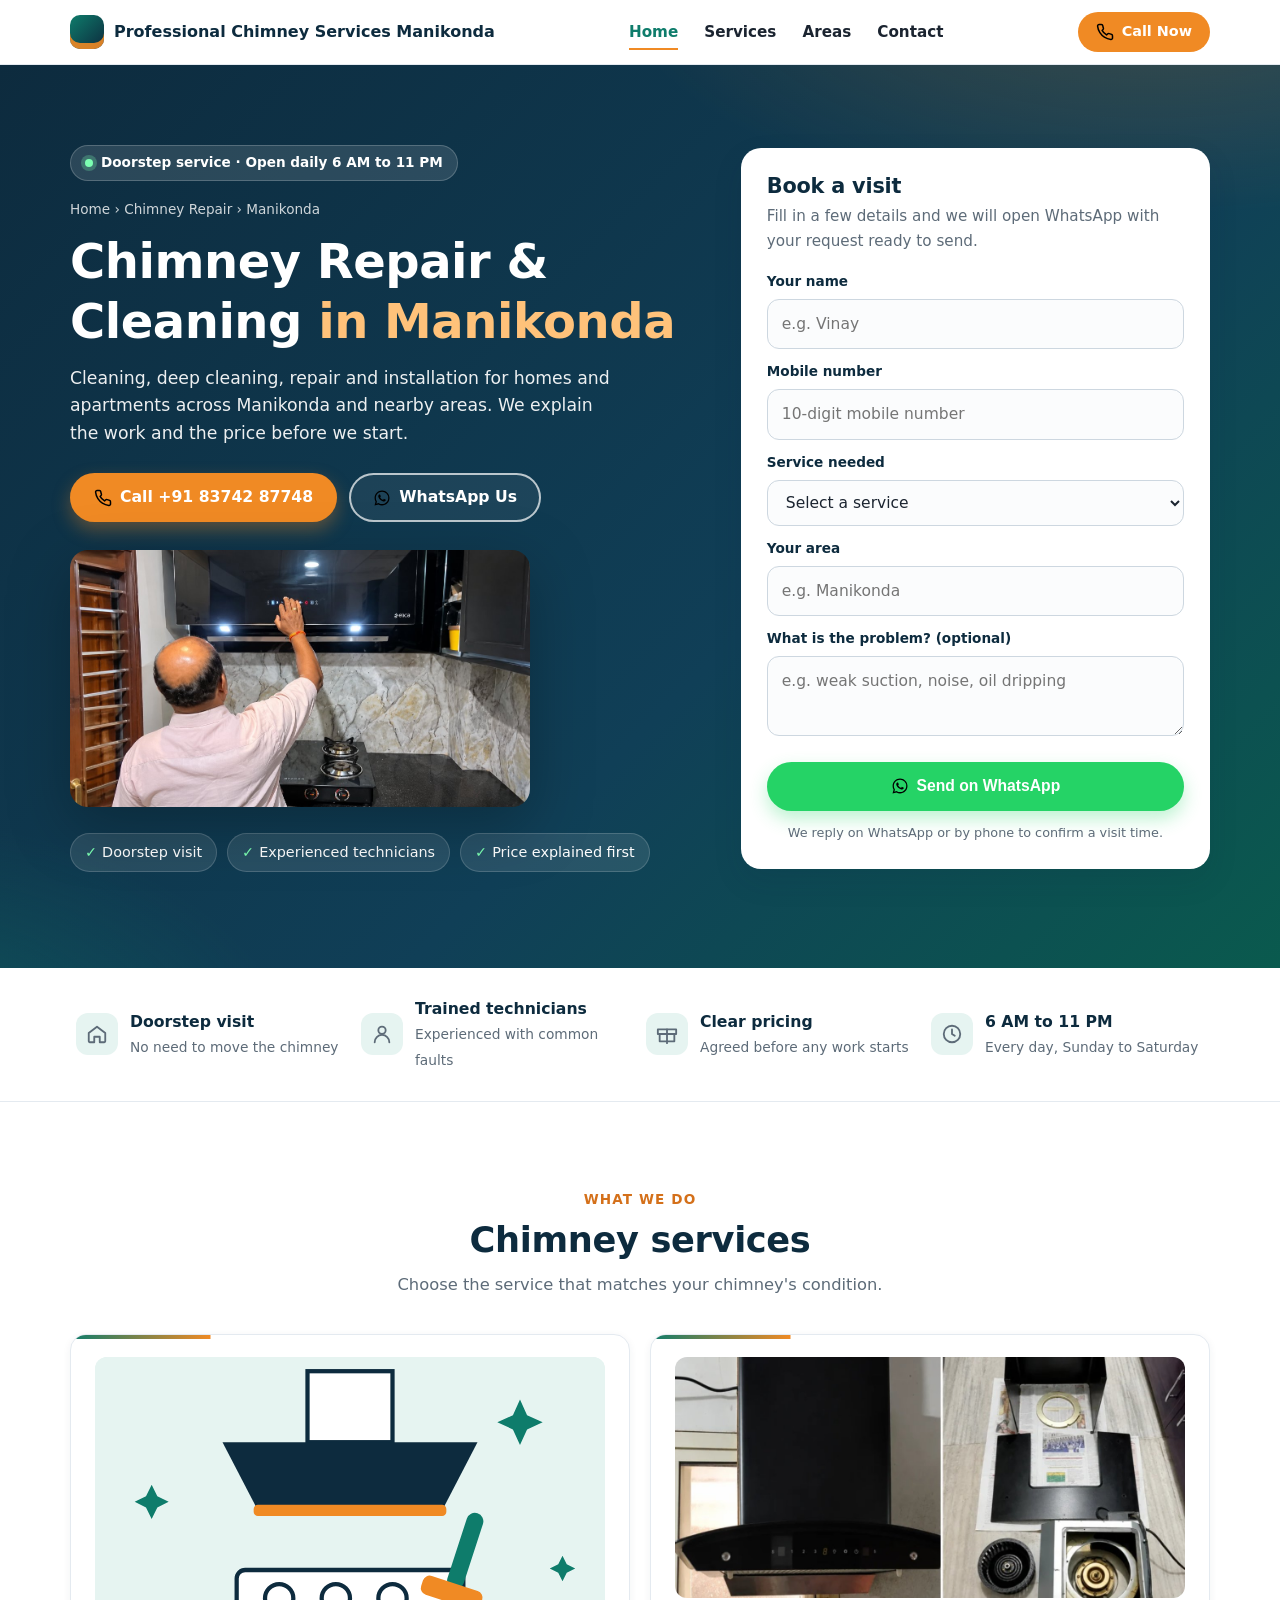
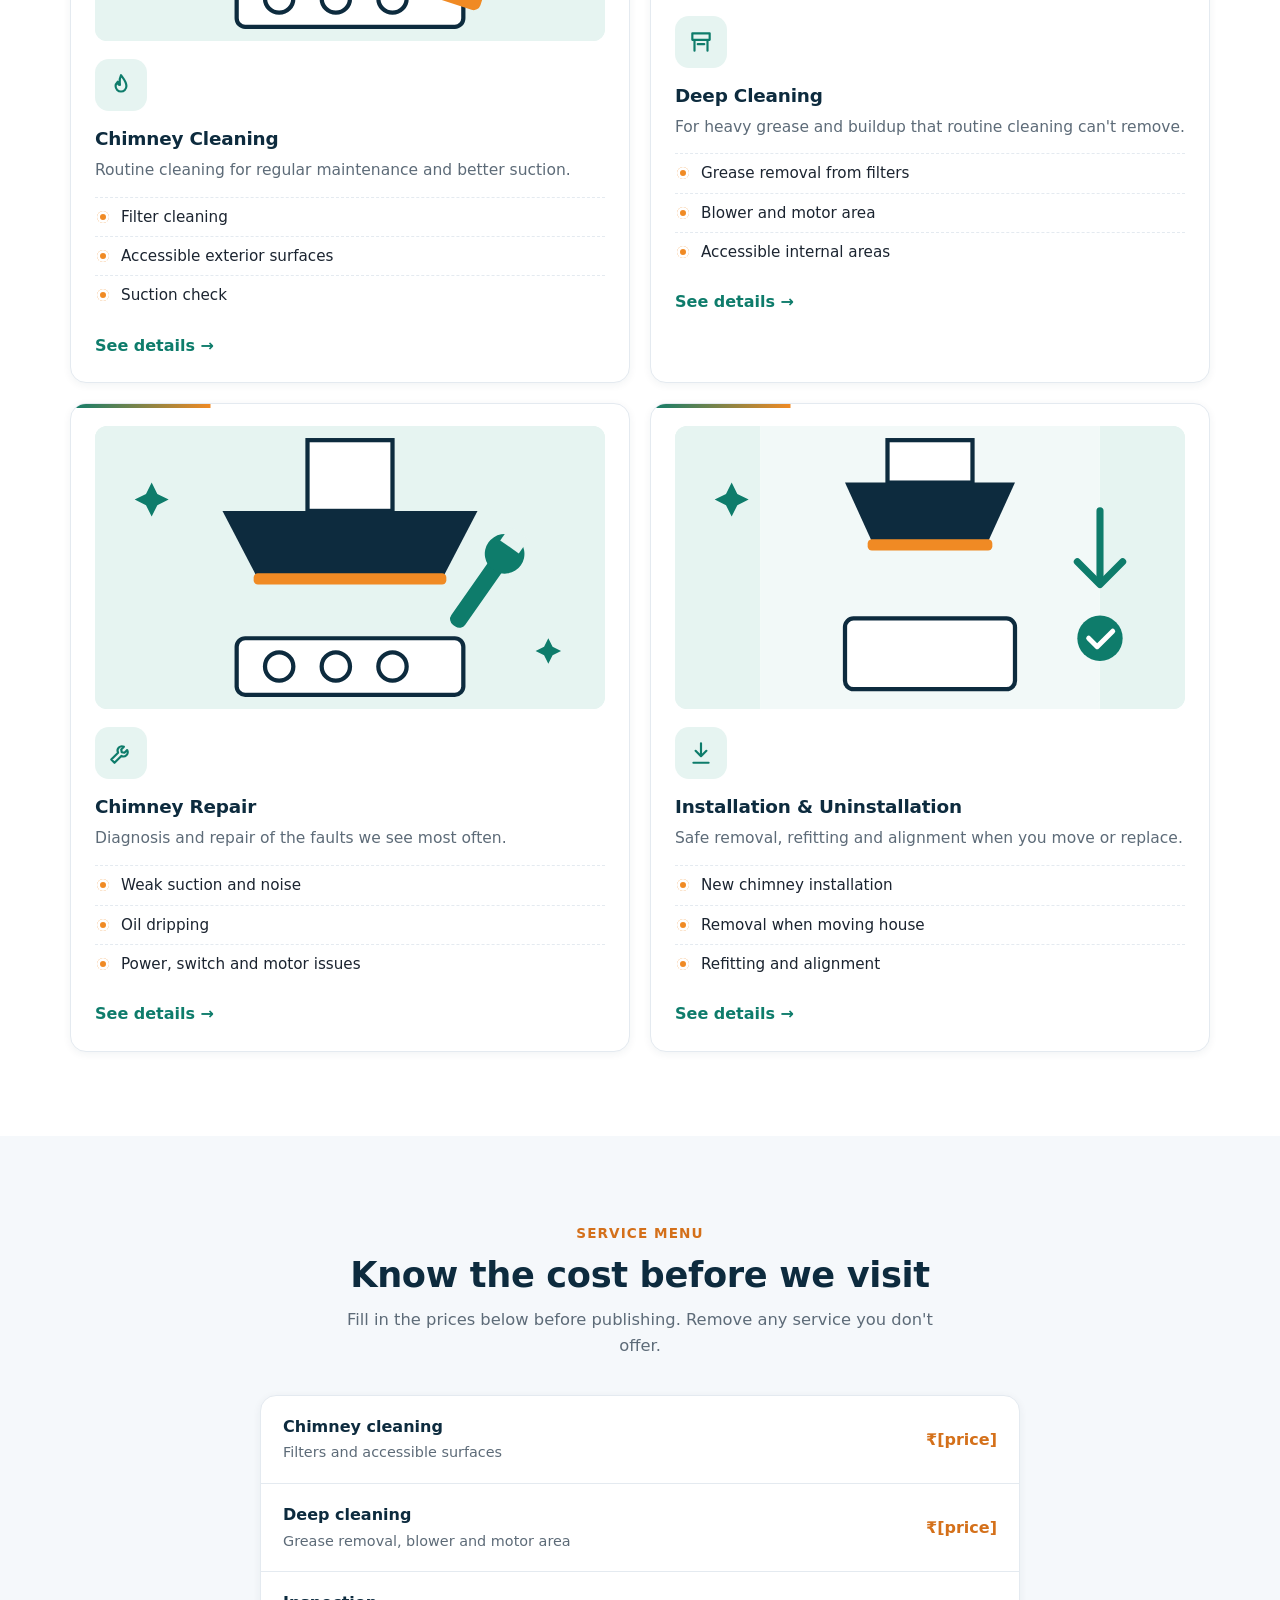
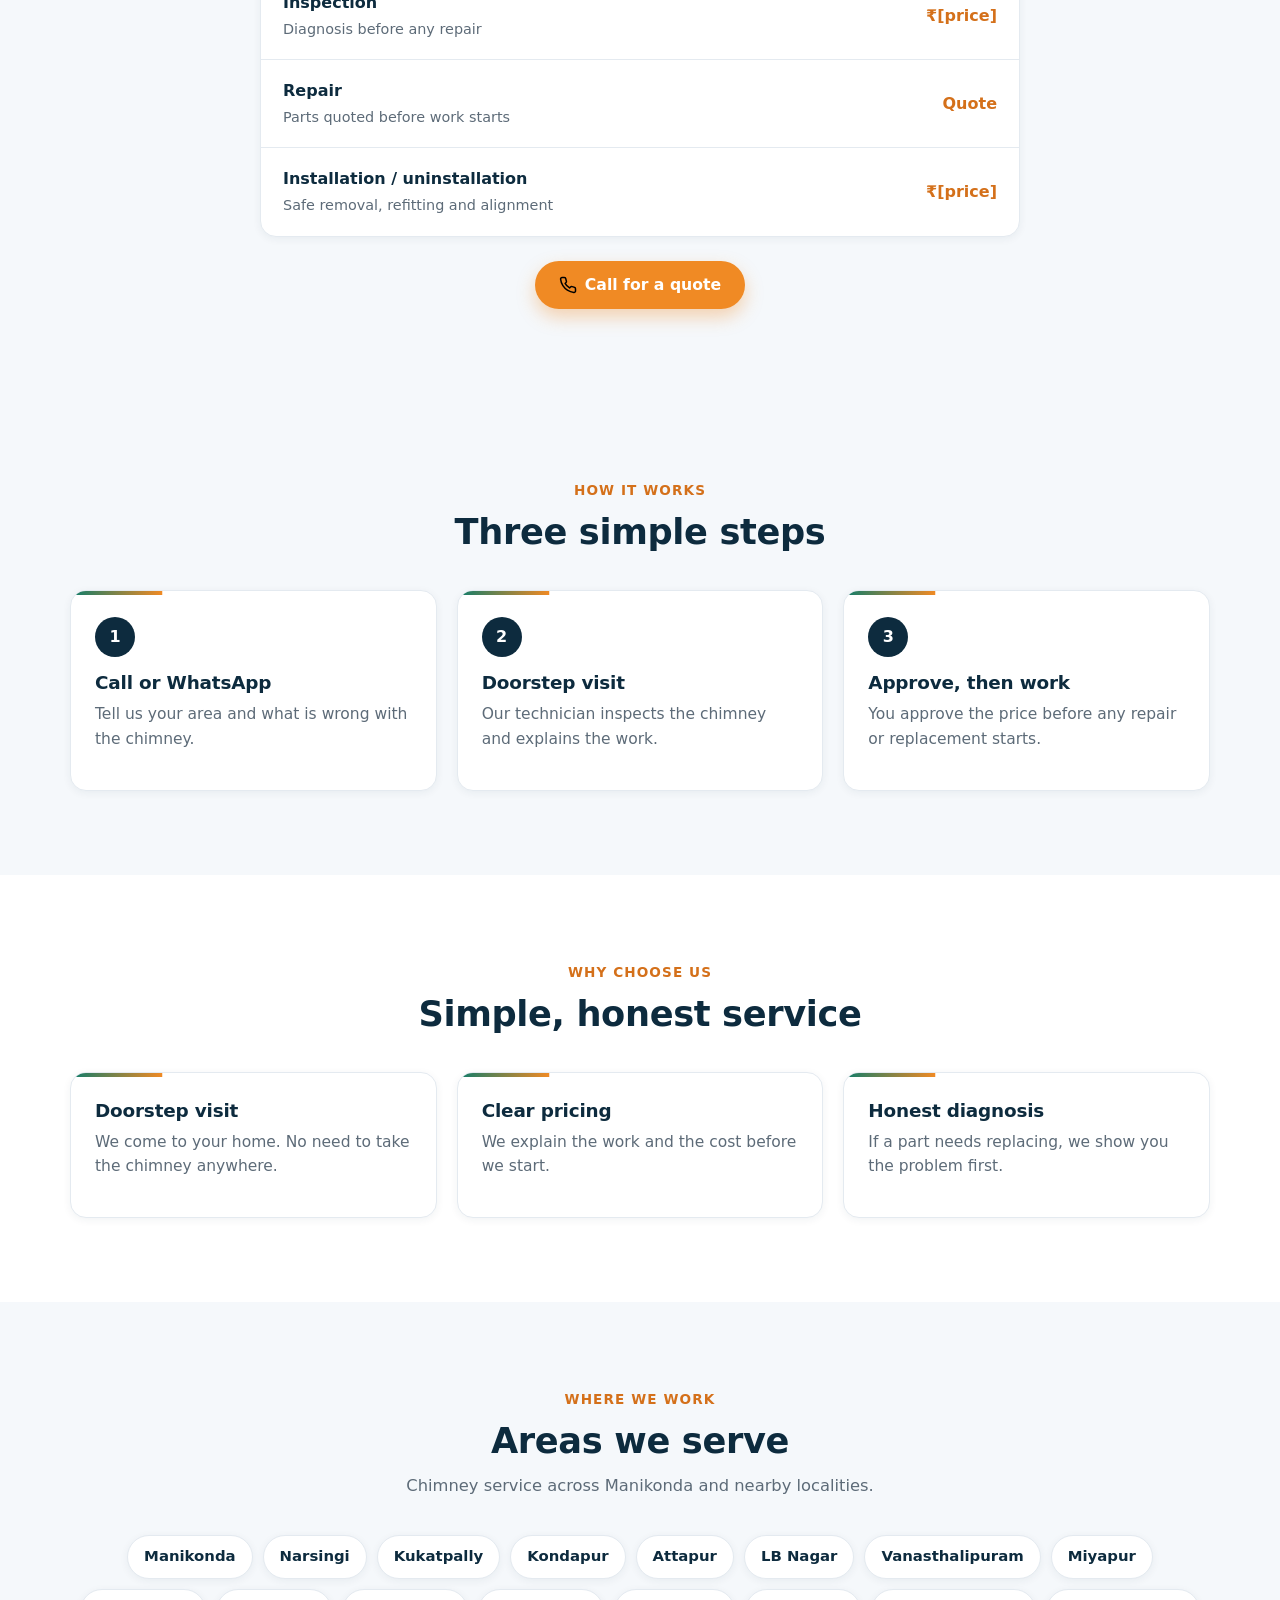
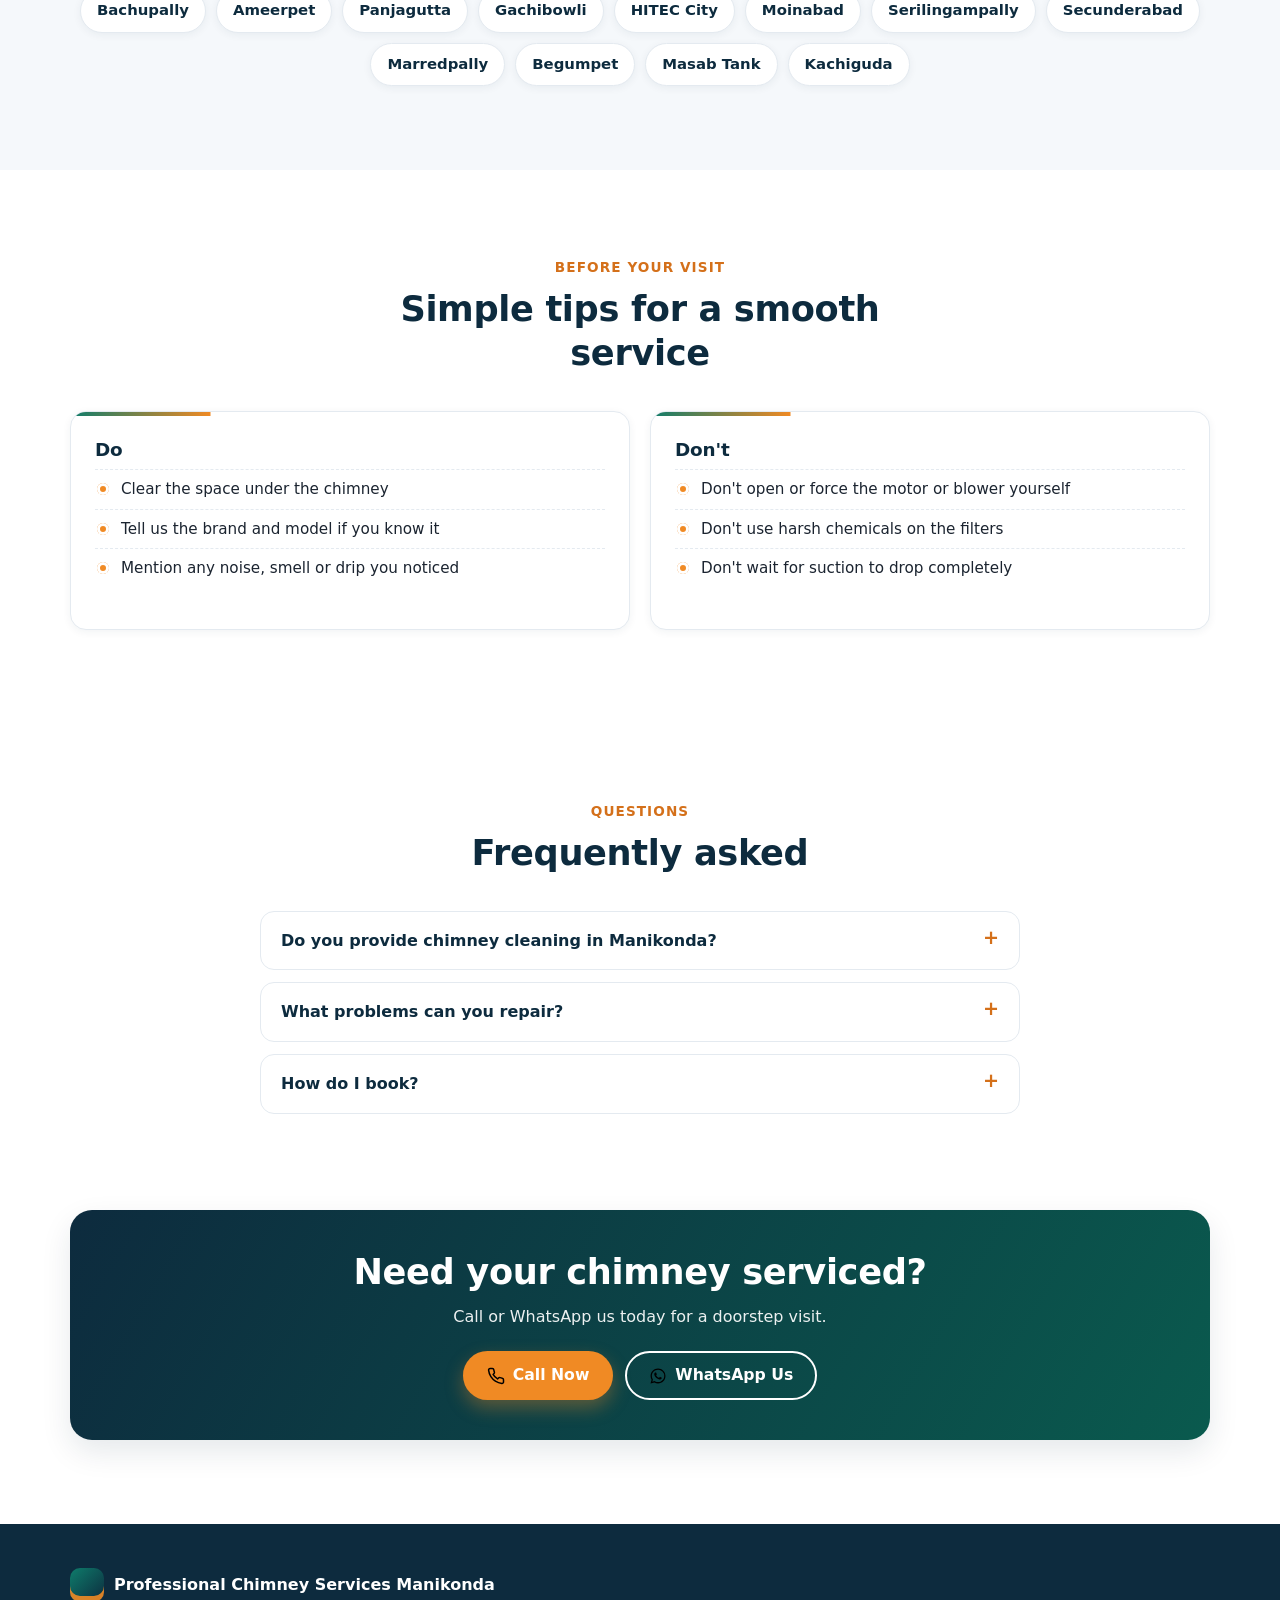
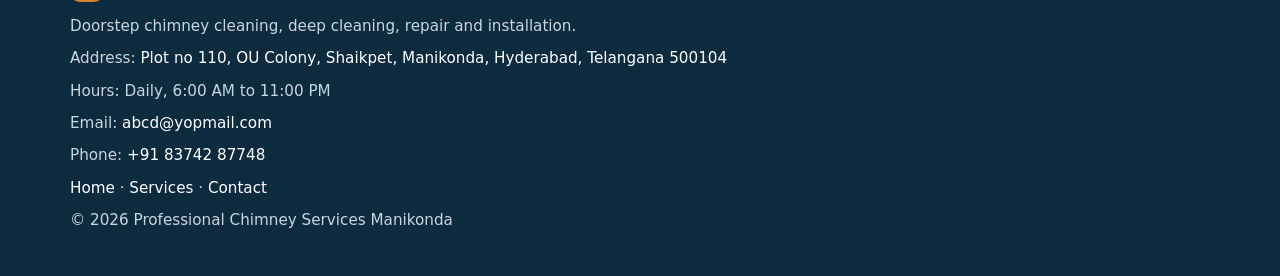
<file: index.html>
<!doctype html>
<html lang="en">
<head>
  <meta charset="utf-8">
  <meta name="viewport" content="width=device-width, initial-scale=1">
  <title>Professional Chimney Services Manikonda | Chimney Repair & Cleaning</title>
  <meta name="description" content="Professional kitchen chimney cleaning, deep cleaning, repair and installation in Manikonda and nearby Hyderabad areas. Call or WhatsApp to book a doorstep visit.">
  <link rel="icon" href="favicon.svg" type="image/svg+xml">
  <link rel="stylesheet" href="css/style.css">
</head>
<body>

  <header class="site-header">
    <div class="container header-inner">
      <a class="brand" href="index.html">Professional Chimney Services Manikonda</a>
      <nav class="nav" aria-label="Main">
        <a class="active" href="index.html">Home</a>
        <a href="services.html">Services</a>
        <a href="index.html#areas">Areas</a>
        <a href="contact.html">Contact</a>
      </nav>
      <a class="btn btn-primary btn-small" href="tel:+918374287748"><img class="icon" src="images/call.svg" alt="">Call Now</a>
    </div>
  </header>

  <main>
    <!-- Hero with quick booking -->
    <section class="hero">
      <div class="container hero-grid">
        <div>
          <p class="eyebrow">Doorstep service · Open daily 6 AM to 11 PM</p>
          <p class="crumb">Home › Chimney Repair › Manikonda</p>
          <h1>Chimney Repair & Cleaning <span>in Manikonda</span></h1>
          <p class="lead-text">Cleaning, deep cleaning, repair and installation for homes and apartments across Manikonda and nearby areas. We explain the work and the price before we start.</p>
          <div class="hero-actions">
            <a class="btn btn-primary" href="tel:+918374287748"><img class="icon" src="images/call.svg" alt="">Call +91 83742 87748</a>
            <a class="btn btn-outline" href="https://wa.me/918374287748?text=Hello%2C%20I%20want%20to%20book%20chimney%20service" target="_blank" rel="noopener"><img class="icon" src="images/whatsapp.svg" alt="">WhatsApp Us</a>
          </div>
          <img class="hero-art" src="images/our-work.jpg" alt="Technician checking a kitchen chimney hood during a service visit">
          <ul class="badges">
            <li>Doorstep visit</li>
            <li>Experienced technicians</li>
            <li>Price explained first</li>
          </ul>
        </div>

        <form class="quick-book" id="bookForm">
          <h2>Book a visit</h2>
          <p>Fill in a few details and we will open WhatsApp with your request ready to send.</p>
          <div class="field">
            <label for="name">Your name</label>
            <input id="name" name="name" type="text" placeholder="e.g. Vinay" required>
          </div>
          <div class="field">
            <label for="phone">Mobile number</label>
            <input id="phone" name="phone" type="tel" inputmode="numeric" autocomplete="tel-national" placeholder="10-digit mobile number" maxlength="10" pattern="[0-9]{10}" required>
          </div>
          <div class="field">
            <label for="service">Service needed</label>
            <select id="service" name="service" required>
              <option value="">Select a service</option>
              <option>Chimney Cleaning</option>
              <option>Chimney Deep Cleaning</option>
              <option>Chimney Repair</option>
              <option>Chimney Installation</option>
              <option>Chimney Uninstallation</option>
              <option>Other</option>
            </select>
          </div>
          <div class="field">
            <label for="area">Your area</label>
            <input id="area" name="area" type="text" placeholder="e.g. Manikonda" required>
          </div>
          <div class="field">
            <label for="problem">What is the problem? (optional)</label>
            <textarea id="problem" name="problem" placeholder="e.g. weak suction, noise, oil dripping"></textarea>
          </div>
          <button class="btn btn-wa" type="submit"><img class="icon" src="images/whatsapp.svg" alt="">Send on WhatsApp</button>
          <p class="fine">We reply on WhatsApp or by phone to confirm a visit time.</p>
        </form>
      </div>
    </section>

    <!-- Trust strip -->
    <div class="trust">
      <div class="container trust-grid">
        <div class="trust-item">
          <span class="trust-icon"><svg viewBox="0 0 24 24" fill="none" stroke="currentColor" stroke-width="2" stroke-linecap="round" stroke-linejoin="round"><path d="M3 11l9-7 9 7v9a1 1 0 0 1-1 1h-5v-6H9v6H4a1 1 0 0 1-1-1z"/></svg></span>
          <div><strong>Doorstep visit</strong><span>No need to move the chimney</span></div>
        </div>
        <div class="trust-item">
          <span class="trust-icon"><svg viewBox="0 0 24 24" fill="none" stroke="currentColor" stroke-width="2" stroke-linecap="round" stroke-linejoin="round"><circle cx="12" cy="8" r="4"/><path d="M4 21a8 8 0 0 1 16 0"/></svg></span>
          <div><strong>Trained technicians</strong><span>Experienced with common faults</span></div>
        </div>
        <div class="trust-item">
          <span class="trust-icon"><svg viewBox="0 0 24 24" fill="none" stroke="currentColor" stroke-width="2" stroke-linecap="round" stroke-linejoin="round"><path d="M20 12v8H4v-8"/><path d="M2 7h20v5H2z"/><path d="M12 22V7"/></svg></span>
          <div><strong>Clear pricing</strong><span>Agreed before any work starts</span></div>
        </div>
        <div class="trust-item">
          <span class="trust-icon"><svg viewBox="0 0 24 24" fill="none" stroke="currentColor" stroke-width="2" stroke-linecap="round" stroke-linejoin="round"><circle cx="12" cy="12" r="9"/><path d="M12 7v5l3 2"/></svg></span>
          <div><strong>6 AM to 11 PM</strong><span>Every day, Sunday to Saturday</span></div>
        </div>
      </div>
    </div>

    <!-- Services -->
    <section>
      <div class="container">
        <div class="section-head">
          <span class="kicker">What we do</span>
          <h2>Chimney services</h2>
          <p class="lead">Choose the service that matches your chimney's condition.</p>
        </div>
        <div class="grid cols-2">
          <article class="card">
            <img class="card-img" src="images/card-cleaning.svg" alt="">
            <div class="card-icon"><svg viewBox="0 0 24 24" fill="none" stroke="currentColor" stroke-width="2" stroke-linecap="round" stroke-linejoin="round"><path d="M12 3c3 4 5 6 5 10a5 5 0 0 1-10 0c0-2 1-3 2-4 0 2 1 3 2 3 0-3-1-5 1-9z"/></svg></div>
            <h3>Chimney Cleaning</h3>
            <p>Routine cleaning for regular maintenance and better suction.</p>
            <ul>
              <li>Filter cleaning</li>
              <li>Accessible exterior surfaces</li>
              <li>Suction check</li>
            </ul>
            <a class="more" href="services.html">See details →</a>
          </article>
          <article class="card">
            <img class="card-img" src="images/work-deep-clean.jpg" alt="Chimney deep cleaning: blower and motor parts removed">
            <div class="card-icon"><svg viewBox="0 0 24 24" fill="none" stroke="currentColor" stroke-width="2" stroke-linecap="round" stroke-linejoin="round"><path d="M4 4h16v6H4zM6 10v10M18 10v10M9 14h6"/></svg></div>
            <h3>Deep Cleaning</h3>
            <p>For heavy grease and buildup that routine cleaning can't remove.</p>
            <ul>
              <li>Grease removal from filters</li>
              <li>Blower and motor area</li>
              <li>Accessible internal areas</li>
            </ul>
            <a class="more" href="services.html">See details →</a>
          </article>
          <article class="card">
            <img class="card-img" src="images/card-repair.svg" alt="">
            <div class="card-icon"><svg viewBox="0 0 24 24" fill="none" stroke="currentColor" stroke-width="2" stroke-linecap="round" stroke-linejoin="round"><path d="M14.7 6.3a4 4 0 0 0-5.4 5.4L3 18l3 3 6.3-6.3a4 4 0 0 0 5.4-5.4l-2.5 2.5-2.5-.5-.5-2.5z"/></svg></div>
            <h3>Chimney Repair</h3>
            <p>Diagnosis and repair of the faults we see most often.</p>
            <ul>
              <li>Weak suction and noise</li>
              <li>Oil dripping</li>
              <li>Power, switch and motor issues</li>
            </ul>
            <a class="more" href="services.html">See details →</a>
          </article>
          <article class="card">
            <img class="card-img" src="images/card-install.svg" alt="">
            <div class="card-icon"><svg viewBox="0 0 24 24" fill="none" stroke="currentColor" stroke-width="2" stroke-linecap="round" stroke-linejoin="round"><path d="M12 3v12M7 10l5 5 5-5M5 21h14"/></svg></div>
            <h3>Installation & Uninstallation</h3>
            <p>Safe removal, refitting and alignment when you move or replace.</p>
            <ul>
              <li>New chimney installation</li>
              <li>Removal when moving house</li>
              <li>Refitting and alignment</li>
            </ul>
            <a class="more" href="services.html">See details →</a>
          </article>
        </div>
      </div>
    </section>

    <!-- Service menu with prices -->
    <section class="alt">
      <div class="container">
        <div class="section-head">
          <span class="kicker">Service menu</span>
          <h2>Know the cost before we visit</h2>
          <p class="lead">Fill in the prices below before publishing. Remove any service you don't offer.</p>
        </div>
        <div class="menu">
          <div class="menu-row"><div><strong>Chimney cleaning</strong><span>Filters and accessible surfaces</span></div><em>₹[price]</em></div>
          <div class="menu-row"><div><strong>Deep cleaning</strong><span>Grease removal, blower and motor area</span></div><em>₹[price]</em></div>
          <div class="menu-row"><div><strong>Inspection</strong><span>Diagnosis before any repair</span></div><em>₹[price]</em></div>
          <div class="menu-row"><div><strong>Repair</strong><span>Parts quoted before work starts</span></div><em>Quote</em></div>
          <div class="menu-row"><div><strong>Installation / uninstallation</strong><span>Safe removal, refitting and alignment</span></div><em>₹[price]</em></div>
        </div>
        <div class="hero-actions" style="justify-content:center;margin-top:24px">
          <a class="btn btn-primary" href="tel:+918374287748"><img class="icon" src="images/call.svg" alt="">Call for a quote</a>
        </div>
      </div>
    </section>

    <!-- Process -->
    <section class="alt">
      <div class="container">
        <div class="section-head">
          <span class="kicker">How it works</span>
          <h2>Three simple steps</h2>
        </div>
        <div class="grid cols-3">
          <article class="card step"><span class="step-number">1</span><h3>Call or WhatsApp</h3><p>Tell us your area and what is wrong with the chimney.</p></article>
          <article class="card step"><span class="step-number">2</span><h3>Doorstep visit</h3><p>Our technician inspects the chimney and explains the work.</p></article>
          <article class="card step"><span class="step-number">3</span><h3>Approve, then work</h3><p>You approve the price before any repair or replacement starts.</p></article>
        </div>
      </div>
    </section>

    <!-- Why us -->
    <section>
      <div class="container">
        <div class="section-head">
          <span class="kicker">Why choose us</span>
          <h2>Simple, honest service</h2>
        </div>
        <div class="grid cols-3">
          <article class="card"><h3>Doorstep visit</h3><p>We come to your home. No need to take the chimney anywhere.</p></article>
          <article class="card"><h3>Clear pricing</h3><p>We explain the work and the cost before we start.</p></article>
          <article class="card"><h3>Honest diagnosis</h3><p>If a part needs replacing, we show you the problem first.</p></article>
        </div>
      </div>
    </section>

    <!-- Areas -->
    <section id="areas" class="alt">
      <div class="container">
        <div class="section-head">
          <span class="kicker">Where we work</span>
          <h2>Areas we serve</h2>
          <p class="lead">Chimney service across Manikonda and nearby localities.</p>
        </div>
        <ul class="areas">
          <li>Manikonda</li>
          <li>Narsingi</li>
          <li>Kukatpally</li>
          <li>Kondapur</li>
          <li>Attapur</li>
          <li>LB Nagar</li>
          <li>Vanasthalipuram</li>
          <li>Miyapur</li>
          <li>Bachupally</li>
          <li>Ameerpet</li>
          <li>Panjagutta</li>
          <li>Gachibowli</li>
          <li>HITEC City</li>
          <li>Moinabad</li>
          <li>Serilingampally</li>
          <li>Secunderabad</li>
          <li>Marredpally</li>
          <li>Begumpet</li>
          <li>Masab Tank</li>
          <li>Kachiguda</li>
        </ul>
      </div>
    </section>

    <!-- Do's and don'ts -->
    <section>
      <div class="container">
        <div class="section-head">
          <span class="kicker">Before your visit</span>
          <h2>Simple tips for a smooth service</h2>
        </div>
        <div class="grid cols-2">
          <article class="card">
            <h3>Do</h3>
            <ul>
              <li>Clear the space under the chimney</li>
              <li>Tell us the brand and model if you know it</li>
              <li>Mention any noise, smell or drip you noticed</li>
            </ul>
          </article>
          <article class="card">
            <h3>Don't</h3>
            <ul>
              <li>Don't open or force the motor or blower yourself</li>
              <li>Don't use harsh chemicals on the filters</li>
              <li>Don't wait for suction to drop completely</li>
            </ul>
          </article>
        </div>
      </div>
    </section>

    <!-- FAQ -->
    <section>
      <div class="container">
        <div class="section-head">
          <span class="kicker">Questions</span>
          <h2>Frequently asked</h2>
        </div>
        <div class="faq">
          <details>
            <summary>Do you provide chimney cleaning in Manikonda?</summary>
            <p>Yes. We provide doorstep chimney cleaning and deep cleaning in Manikonda and nearby areas.</p>
          </details>
          <details>
            <summary>What problems can you repair?</summary>
            <p>Common issues include weak suction, unusual noise, oil dripping, the chimney not starting, and motor or power problems.</p>
          </details>
          <details>
            <summary>How do I book?</summary>
            <p>Use the form above, call, or WhatsApp us. Tell us your area and the problem, and we will confirm a visit time.</p>
          </details>
        </div>
      </div>
    </section>

    <!-- CTA -->
    <section style="padding-top:0">
      <div class="container">
        <div class="cta-band">
          <h2>Need your chimney serviced?</h2>
          <p>Call or WhatsApp us today for a doorstep visit.</p>
          <div class="hero-actions">
            <a class="btn btn-primary" href="tel:+918374287748"><img class="icon" src="images/call.svg" alt="">Call Now</a>
            <a class="btn btn-outline" href="https://wa.me/918374287748?text=Hello%2C%20I%20want%20to%20book%20chimney%20service" target="_blank" rel="noopener"><img class="icon" src="images/whatsapp.svg" alt="">WhatsApp Us</a>
          </div>
        </div>
      </div>
    </section>
  </main>

  <footer class="site-footer">
    <div class="container">
      <a class="brand" href="index.html">Professional Chimney Services Manikonda</a>
      <p>Doorstep chimney cleaning, deep cleaning, repair and installation.</p>
      <p>Address: <a href="https://www.google.com/maps/search/?api=1&amp;query=Plot+no+110%2C+OU+Colony%2C+Shaikpet%2C+Manikonda%2C+Hyderabad%2C+Telangana+500104" target="_blank" rel="noopener">Plot no 110, OU Colony, Shaikpet, Manikonda, Hyderabad, Telangana 500104</a></p>
      <p>Hours: Daily, 6:00 AM to 11:00 PM</p>
      <p>Email: <a href="mailto:abcd@yopmail.com">abcd@yopmail.com</a></p>
      <p>Phone: <a href="tel:+918374287748">+91 83742 87748</a></p>
      <p><a href="index.html">Home</a> · <a href="services.html">Services</a> · <a href="contact.html">Contact</a></p>
      <p>© 2026 Professional Chimney Services Manikonda</p>
    </div>
  </footer>

  <a class="float-wa" href="https://wa.me/918374287748" target="_blank" rel="noopener"><img class="icon" src="images/whatsapp.svg" alt="">WhatsApp</a>

  <script>
    // Builds a WhatsApp message from the booking form. No server needed.
    var phoneInput = document.getElementById('phone');

    // Allow only digits in the mobile field, and cap it at 10.
    phoneInput.addEventListener('keydown', function (e) {
      var allowed = ['Backspace', 'Delete', 'Tab', 'ArrowLeft', 'ArrowRight', 'Home', 'End'];
      if (allowed.indexOf(e.key) !== -1 || e.ctrlKey || e.metaKey) return;
      if (!/^[0-9]$/.test(e.key) || this.value.length >= 10) e.preventDefault();
    });
    phoneInput.addEventListener('input', function () {
      this.value = this.value.replace(/\D/g, '').slice(0, 10);
      this.setCustomValidity('');
    });
    phoneInput.addEventListener('paste', function (e) {
      e.preventDefault();
      var text = (e.clipboardData || window.clipboardData).getData('text').replace(/\D/g, '');
      this.value = text.slice(0, 10);
    });

    document.getElementById('bookForm').addEventListener('submit', function (e) {
      e.preventDefault();
      var f = this;
      if (!/^[0-9]{10}$/.test(f.phone.value)) {
        f.phone.setCustomValidity('Please enter a 10-digit mobile number (numbers only).');
        f.phone.reportValidity();
        return;
      }
      var msg = 'Hello, I want to book a chimney service.\n' +
        'Name: ' + f.name.value + '\n' +
        'Mobile: ' + f.phone.value + '\n' +
        'Service: ' + f.service.value + '\n' +
        'Area: ' + f.area.value + '\n' +
        (f.problem.value ? 'Problem: ' + f.problem.value : '');
      window.open('https://wa.me/918374287748?text=' + encodeURIComponent(msg), '_blank', 'noopener');
    });
  </script>
</body>
</html>
</file>
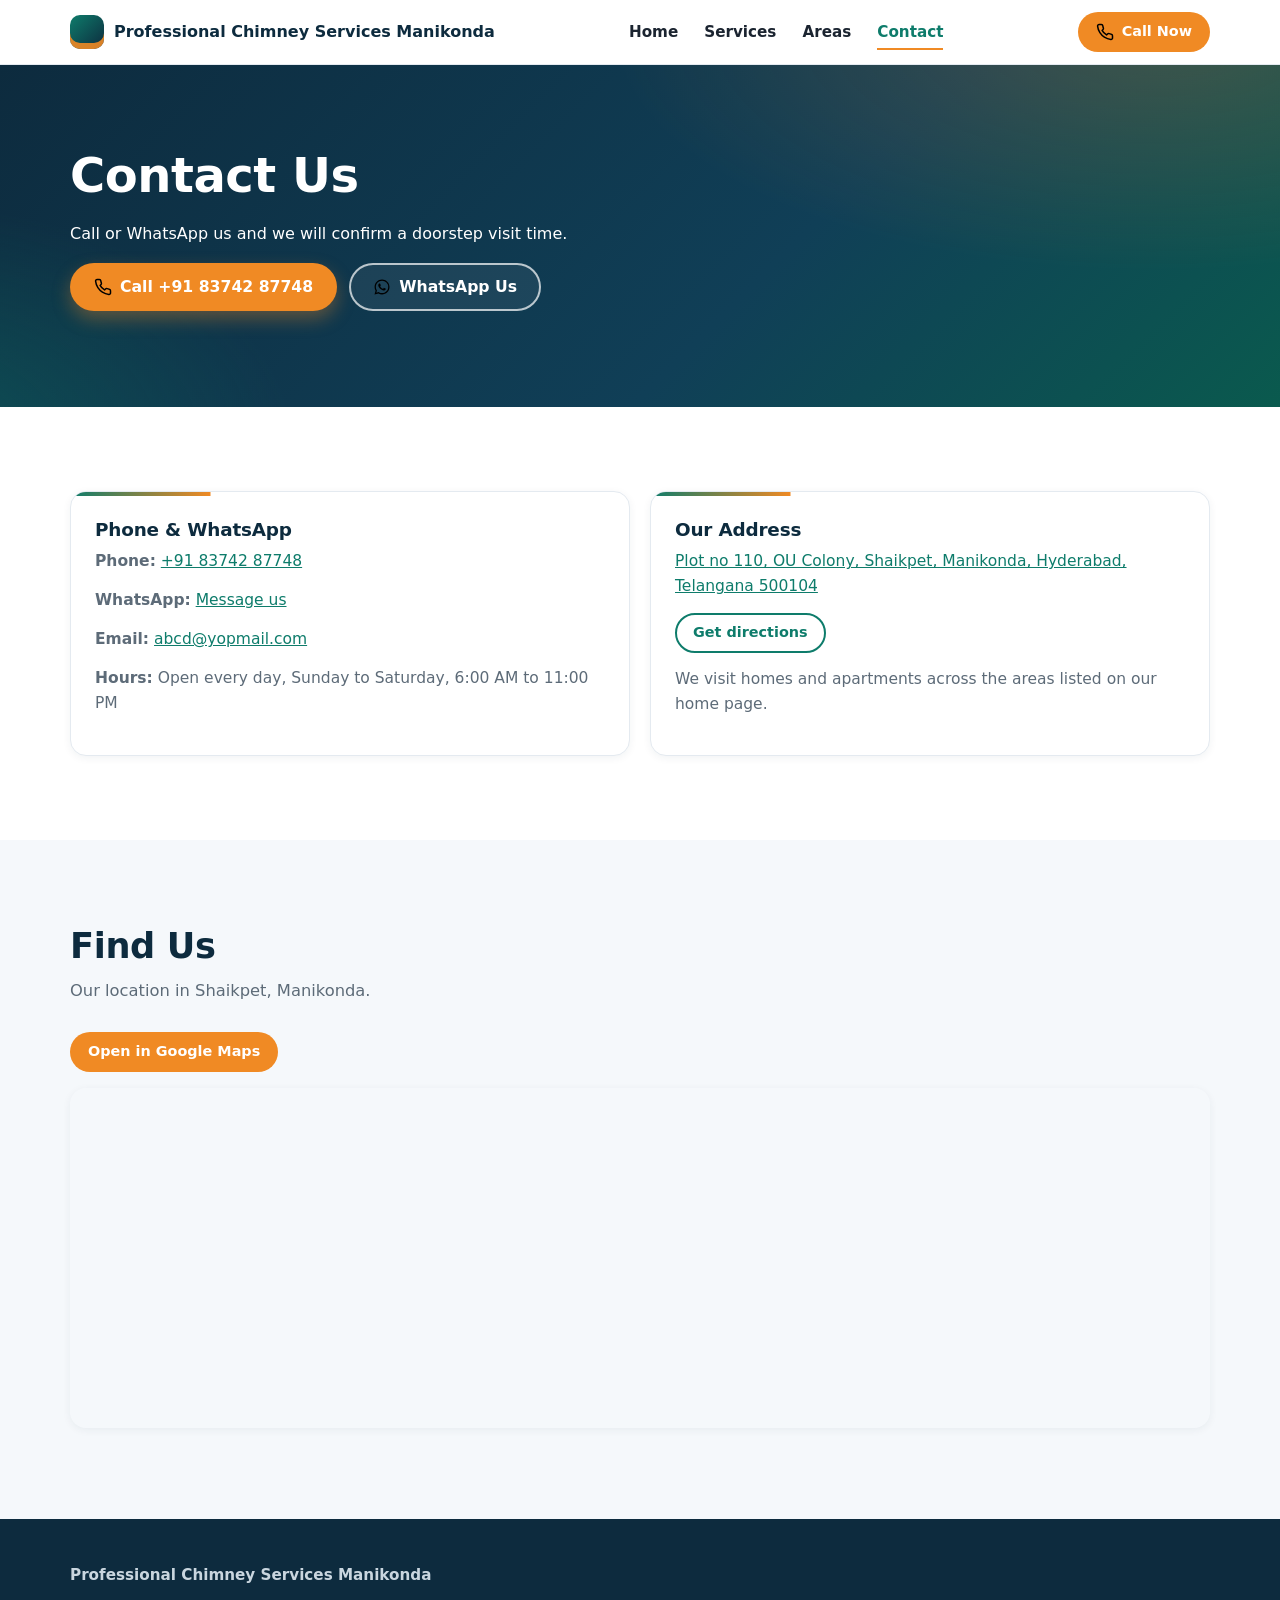
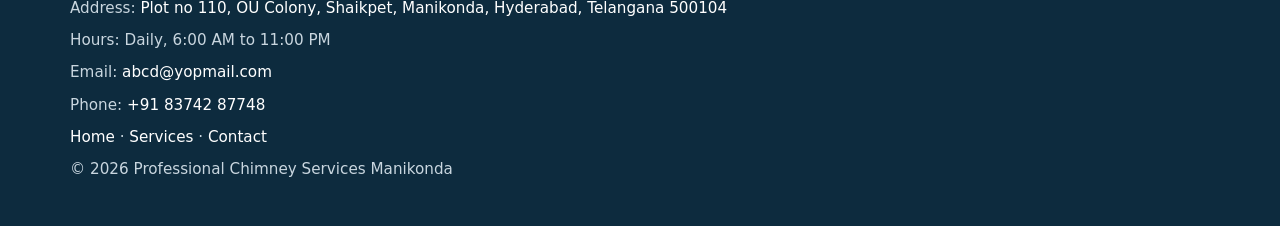
<file: contact.html>
<!doctype html>
<html lang="en">
<head>
  <meta charset="utf-8">
  <meta name="viewport" content="width=device-width, initial-scale=1">
  <title>Contact Chimney Services Manikonda | Call or WhatsApp</title>
  <meta name="description" content="Contact Professional Chimney Services Manikonda by phone or WhatsApp for doorstep chimney cleaning and repair in Manikonda and nearby areas.">
  <link rel="icon" href="favicon.svg" type="image/svg+xml">
  <link rel="stylesheet" href="css/style.css">
</head>
<body>

  <header class="site-header">
    <div class="container header-inner">
      <a class="brand" href="index.html">Professional Chimney Services Manikonda</a>
      <nav class="nav" aria-label="Main">
        <a href="index.html">Home</a>
        <a href="services.html">Services</a>
        <a href="index.html#areas">Areas</a>
        <a class="active" href="contact.html">Contact</a>
      </nav>
      <a class="btn btn-primary btn-small" href="tel:+918374287748"><img class="icon" src="images/call.svg" alt="">Call Now</a>
    </div>
  </header>

  <main>
    <section class="hero">
      <div class="container">
        <h1>Contact Us</h1>
        <p>Call or WhatsApp us and we will confirm a doorstep visit time.</p>
        <div class="hero-actions">
          <a class="btn btn-primary" href="tel:+918374287748"><img class="icon" src="images/call.svg" alt="">Call +91 83742 87748</a>
          <a class="btn btn-outline" href="https://wa.me/918374287748?text=Hello%2C%20I%20want%20to%20book%20chimney%20service" target="_blank" rel="noopener"><img class="icon" src="images/whatsapp.svg" alt="">WhatsApp Us</a>
        </div>
      </div>
    </section>

    <section>
      <div class="container grid cols-2">
        <article class="card">
          <h3>Phone & WhatsApp</h3>
          <p><strong>Phone:</strong> <a href="tel:+918374287748">+91 83742 87748</a></p>
          <p><strong>WhatsApp:</strong> <a href="https://wa.me/918374287748" target="_blank" rel="noopener">Message us</a></p>
          <p><strong>Email:</strong> <a href="mailto:abcd@yopmail.com">abcd@yopmail.com</a></p>
          <p><strong>Hours:</strong> Open every day, Sunday to Saturday, 6:00 AM to 11:00 PM</p>
        </article>
        <article class="card">
          <h3>Our Address</h3>
          <p><a href="https://www.google.com/maps/search/?api=1&amp;query=Plot+no+110%2C+OU+Colony%2C+Shaikpet%2C+Manikonda%2C+Hyderabad%2C+Telangana+500104" target="_blank" rel="noopener">Plot no 110, OU Colony, Shaikpet, Manikonda, Hyderabad, Telangana 500104</a></p>
          <p><a class="btn btn-outline btn-small" href="https://www.google.com/maps/search/?api=1&amp;query=Plot+no+110%2C+OU+Colony%2C+Shaikpet%2C+Manikonda%2C+Hyderabad%2C+Telangana+500104" target="_blank" rel="noopener">Get directions</a></p>
          <p>We visit homes and apartments across the areas listed on our home page.</p>
        </article>
      </div>
    </section>

    <section class="alt">
      <div class="container">
        <h2>Find Us</h2>
        <p class="lead">Our location in Shaikpet, Manikonda.</p>
        <a class="btn btn-primary btn-small" style="margin-bottom:16px" href="https://www.google.com/maps/search/?api=1&amp;query=Plot+no+110%2C+OU+Colony%2C+Shaikpet%2C+Manikonda%2C+Hyderabad%2C+Telangana+500104" target="_blank" rel="noopener">Open in Google Maps</a>
        <iframe class="map" loading="lazy" referrerpolicy="no-referrer-when-downgrade"
          src="https://www.google.com/maps?q=Plot+no+110,+OU+Colony,+Shaikpet,+Manikonda,+Hyderabad,+Telangana+500104&amp;output=embed"
          title="Map of Manikonda, Hyderabad"></iframe>
      </div>
    </section>
  </main>

  <footer class="site-footer">
    <div class="container">
      <p><strong>Professional Chimney Services Manikonda</strong></p>
      <p>Address: <a href="https://www.google.com/maps/search/?api=1&amp;query=Plot+no+110%2C+OU+Colony%2C+Shaikpet%2C+Manikonda%2C+Hyderabad%2C+Telangana+500104" target="_blank" rel="noopener">Plot no 110, OU Colony, Shaikpet, Manikonda, Hyderabad, Telangana 500104</a></p>
      <p>Hours: Daily, 6:00 AM to 11:00 PM</p>
      <p>Email: <a href="mailto:abcd@yopmail.com">abcd@yopmail.com</a></p>
      <p>Phone: <a href="tel:+918374287748">+91 83742 87748</a></p>
      <p><a href="index.html">Home</a> · <a href="services.html">Services</a> · <a href="contact.html">Contact</a></p>
      <p>© 2026 Professional Chimney Services Manikonda</p>
    </div>
  </footer>

  <a class="float-wa" href="https://wa.me/918374287748" target="_blank" rel="noopener"><img class="icon" src="images/whatsapp.svg" alt="">WhatsApp</a>
</body>
</html>
</file>
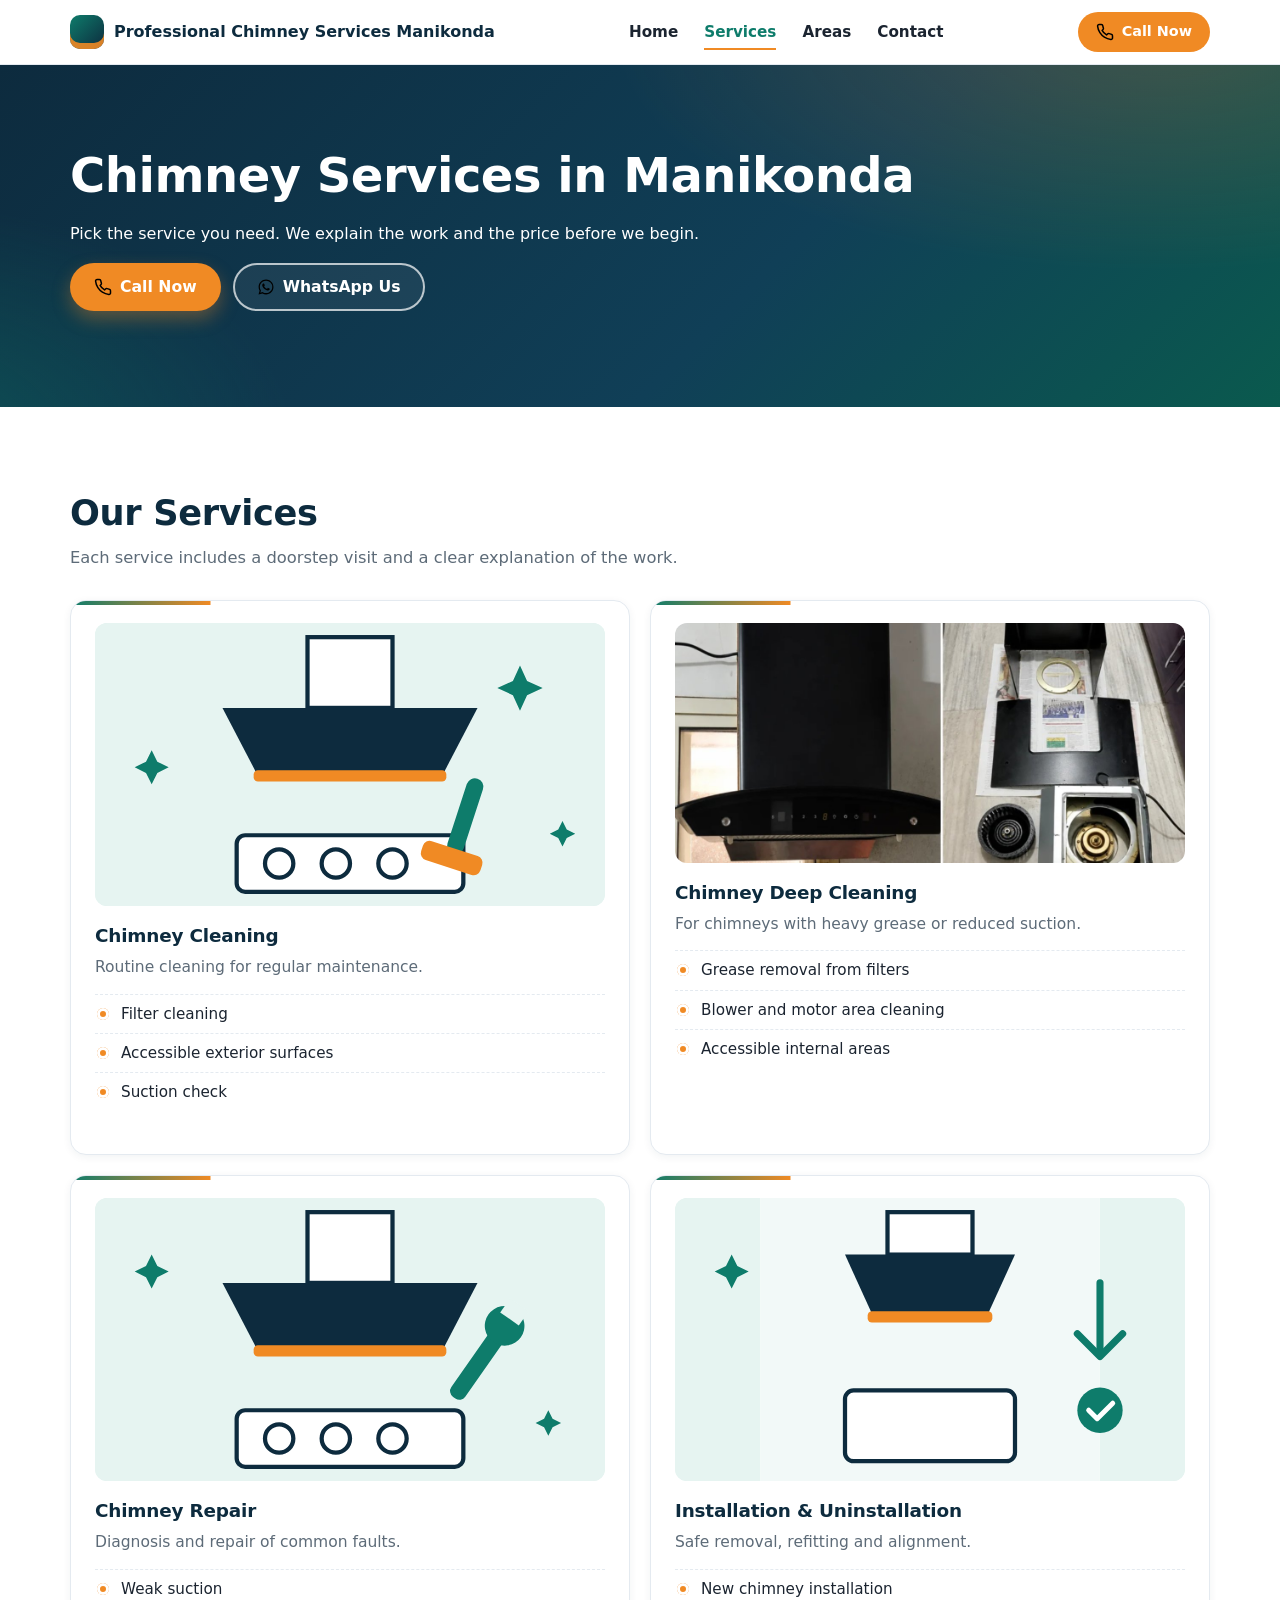
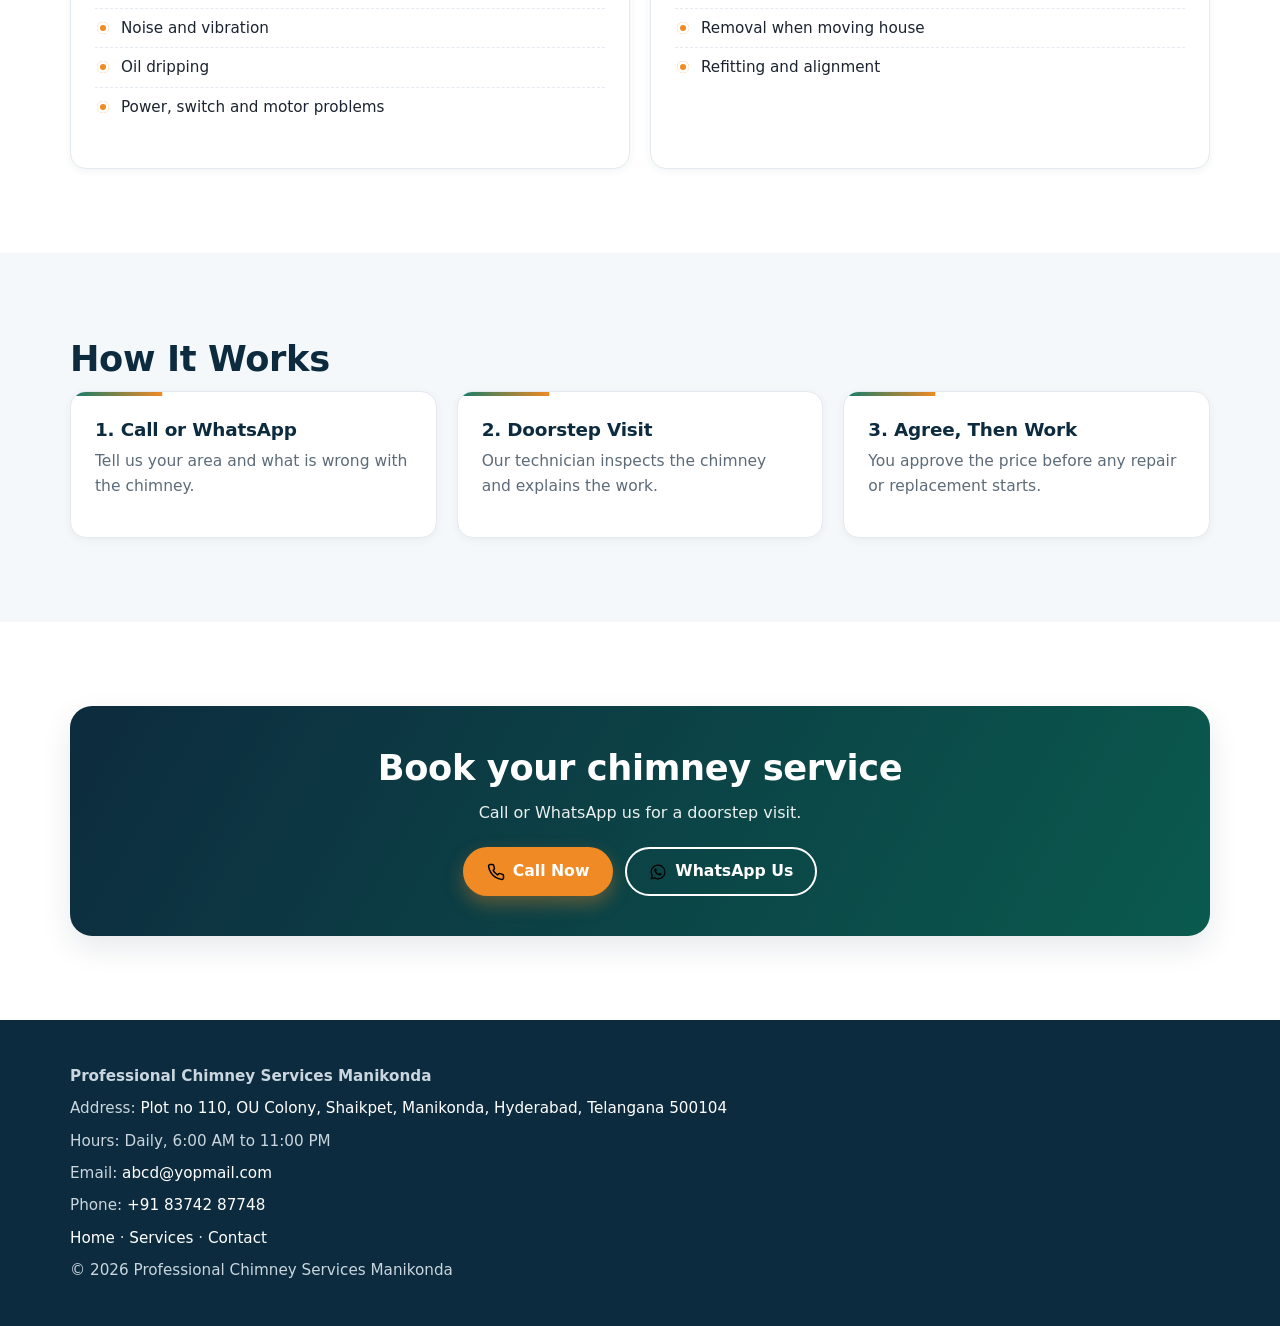
<file: services.html>
<!doctype html>
<html lang="en">
<head>
  <meta charset="utf-8">
  <meta name="viewport" content="width=device-width, initial-scale=1">
  <title>Chimney Services Manikonda | Cleaning, Repair & Installation</title>
  <meta name="description" content="Kitchen chimney cleaning, deep cleaning, repair, installation and uninstallation in Manikonda and nearby Hyderabad areas.">
  <link rel="icon" href="favicon.svg" type="image/svg+xml">
  <link rel="stylesheet" href="css/style.css">
</head>
<body>

  <header class="site-header">
    <div class="container header-inner">
      <a class="brand" href="index.html">Professional Chimney Services Manikonda</a>
      <nav class="nav" aria-label="Main">
        <a href="index.html">Home</a>
        <a class="active" href="services.html">Services</a>
        <a href="index.html#areas">Areas</a>
        <a href="contact.html">Contact</a>
      </nav>
      <a class="btn btn-primary btn-small" href="tel:+918374287748"><img class="icon" src="images/call.svg" alt="">Call Now</a>
    </div>
  </header>

  <main>
    <section class="hero">
      <div class="container">
        <h1>Chimney Services in Manikonda</h1>
        <p>Pick the service you need. We explain the work and the price before we begin.</p>
        <div class="hero-actions">
          <a class="btn btn-primary" href="tel:+918374287748"><img class="icon" src="images/call.svg" alt="">Call Now</a>
          <a class="btn btn-outline" href="https://wa.me/918374287748?text=Hello%2C%20I%20want%20to%20book%20chimney%20service" target="_blank" rel="noopener"><img class="icon" src="images/whatsapp.svg" alt="">WhatsApp Us</a>
        </div>
      </div>
    </section>

    <section>
      <div class="container">
        <h2>Our Services</h2>
        <p class="lead">Each service includes a doorstep visit and a clear explanation of the work.</p>
        <div class="grid cols-2">
          <article class="card">
            <img class="card-img" src="images/card-cleaning.svg" alt="">
            <h3>Chimney Cleaning</h3>
            <p>Routine cleaning for regular maintenance.</p>
            <ul>
              <li>Filter cleaning</li>
              <li>Accessible exterior surfaces</li>
              <li>Suction check</li>
            </ul>
          </article>
          <article class="card">
            <img class="card-img" src="images/work-deep-clean.jpg" alt="Chimney deep cleaning: blower and motor parts removed">
            <h3>Chimney Deep Cleaning</h3>
            <p>For chimneys with heavy grease or reduced suction.</p>
            <ul>
              <li>Grease removal from filters</li>
              <li>Blower and motor area cleaning</li>
              <li>Accessible internal areas</li>
            </ul>
          </article>
          <article class="card">
            <img class="card-img" src="images/card-repair.svg" alt="">
            <h3>Chimney Repair</h3>
            <p>Diagnosis and repair of common faults.</p>
            <ul>
              <li>Weak suction</li>
              <li>Noise and vibration</li>
              <li>Oil dripping</li>
              <li>Power, switch and motor problems</li>
            </ul>
          </article>
          <article class="card">
            <img class="card-img" src="images/card-install.svg" alt="">
            <h3>Installation & Uninstallation</h3>
            <p>Safe removal, refitting and alignment.</p>
            <ul>
              <li>New chimney installation</li>
              <li>Removal when moving house</li>
              <li>Refitting and alignment</li>
            </ul>
          </article>
        </div>
      </div>
    </section>

    <section class="alt">
      <div class="container">
        <h2>How It Works</h2>
        <div class="grid cols-3">
          <article class="card">
            <h3>1. Call or WhatsApp</h3><p>Tell us your area and what is wrong with the chimney.</p></article>
          <article class="card">
            <h3>2. Doorstep Visit</h3><p>Our technician inspects the chimney and explains the work.</p></article>
          <article class="card">
            <h3>3. Agree, Then Work</h3><p>You approve the price before any repair or replacement starts.</p></article>
        </div>
      </div>
    </section>

    <section>
      <div class="container">
        <div class="cta-band">
          <h2>Book your chimney service</h2>
          <p>Call or WhatsApp us for a doorstep visit.</p>
          <div class="hero-actions" style="justify-content:center">
            <a class="btn btn-primary" href="tel:+918374287748"><img class="icon" src="images/call.svg" alt="">Call Now</a>
            <a class="btn btn-outline" href="https://wa.me/918374287748?text=Hello%2C%20I%20want%20to%20book%20chimney%20service" target="_blank" rel="noopener"><img class="icon" src="images/whatsapp.svg" alt="">WhatsApp Us</a>
          </div>
        </div>
      </div>
    </section>
  </main>

  <footer class="site-footer">
    <div class="container">
      <p><strong>Professional Chimney Services Manikonda</strong></p>
      <p>Address: <a href="https://www.google.com/maps/search/?api=1&amp;query=Plot+no+110%2C+OU+Colony%2C+Shaikpet%2C+Manikonda%2C+Hyderabad%2C+Telangana+500104" target="_blank" rel="noopener">Plot no 110, OU Colony, Shaikpet, Manikonda, Hyderabad, Telangana 500104</a></p>
      <p>Hours: Daily, 6:00 AM to 11:00 PM</p>
      <p>Email: <a href="mailto:abcd@yopmail.com">abcd@yopmail.com</a></p>
      <p>Phone: <a href="tel:+918374287748">+91 83742 87748</a></p>
      <p><a href="index.html">Home</a> · <a href="services.html">Services</a> · <a href="contact.html">Contact</a></p>
      <p>© 2026 Professional Chimney Services Manikonda</p>
    </div>
  </footer>

  <a class="float-wa" href="https://wa.me/918374287748" target="_blank" rel="noopener"><img class="icon" src="images/whatsapp.svg" alt="">WhatsApp</a>
</body>
</html>
</file>
<file: css/style.css>
/* ==========================================================
   Professional Chimney Services Manikonda – main stylesheet
   ========================================================== */

:root {
  --ink: #1b2430;
  --muted: #5d6b78;
  --line: #e4eaf0;
  --bg: #ffffff;
  --soft: #f5f8fb;
  --navy: #0d2b3e;
  --brand: #0e7c6b;
  --brand-dark: #0a5a4e;
  --brand-tint: #e6f4f1;
  --accent: #f08a24;
  --accent-dark: #d4701a;
  --wa: #25d366;
  --radius: 16px;
  --shadow-sm: 0 2px 8px rgba(13, 43, 62, 0.06);
  --shadow-md: 0 12px 30px rgba(13, 43, 62, 0.10);
  --max: 1140px;
}

* { box-sizing: border-box; }
html { scroll-behavior: smooth; }
body {
  margin: 0;
  font-family: "Segoe UI", system-ui, -apple-system, Roboto, "Helvetica Neue", Arial, sans-serif;
  color: var(--ink);
  background: var(--bg);
  line-height: 1.6;
  font-size: 16px;
  -webkit-font-smoothing: antialiased;
}
img, svg { max-width: 100%; display: block; }
a { color: var(--brand); }
h1, h2, h3 { line-height: 1.25; letter-spacing: -0.01em; }

.container { width: min(100% - 32px, var(--max)); margin: 0 auto; }

/* ---------- Header ---------- */
.site-header {
  position: sticky; top: 0; z-index: 20;
  background: rgba(255, 255, 255, 0.92);
  backdrop-filter: saturate(180%) blur(10px);
  border-bottom: 1px solid var(--line);
}
.header-inner {
  display: flex; align-items: center; justify-content: space-between;
  padding: 12px 0; gap: 12px;
}
.brand {
  display: flex; align-items: center; gap: 10px;
  font-weight: 800; color: var(--navy); text-decoration: none;
  font-size: 1rem; line-height: 1.2;
}
.brand::before {
  content: ""; width: 34px; height: 34px; flex: 0 0 34px; border-radius: 10px;
  background: linear-gradient(135deg, var(--brand), var(--navy));
  box-shadow: inset 0 -6px 0 rgba(240, 138, 36, 0.9);
}
.nav { display: none; gap: 26px; }
.nav a {
  color: var(--ink); text-decoration: none; font-weight: 600; font-size: 0.95rem;
  position: relative; padding: 4px 0;
}
.nav a::after {
  content: ""; position: absolute; left: 0; bottom: -2px; height: 2px; width: 0;
  background: var(--accent); transition: width 0.2s ease;
}
.nav a:hover::after, .nav a.active::after { width: 100%; }
.nav a.active { color: var(--brand); }

/* ---------- Buttons ---------- */
.btn {
  display: inline-flex; align-items: center; justify-content: center; gap: 8px;
  padding: 13px 22px; border-radius: 999px;
  font-weight: 700; font-size: 0.98rem; text-decoration: none;
  border: 2px solid transparent; min-height: 48px; line-height: 1.2;
  transition: transform 0.15s ease, background 0.2s ease, box-shadow 0.2s ease;
  cursor: pointer;
}
.btn:hover { transform: translateY(-1px); }
.btn-primary { background: var(--accent); color: #fff; box-shadow: 0 8px 18px rgba(240, 138, 36, 0.35); }
.btn-primary:hover { background: var(--accent-dark); }
.btn-outline { border-color: var(--brand); color: var(--brand); background: #fff; }
.btn-outline:hover { background: var(--brand-tint); }
.btn-wa { background: var(--wa); color: #fff; box-shadow: 0 8px 18px rgba(37, 211, 102, 0.3); }
.btn-wa:hover { background: #1fb457; }
.btn-small { padding: 9px 16px; min-height: 40px; font-size: 0.9rem; box-shadow: none; }

/* ---------- Hero ---------- */
.hero {
  position: relative; overflow: hidden;
  background:
    radial-gradient(900px 400px at 90% -10%, rgba(240, 138, 36, 0.22), transparent 60%),
    radial-gradient(700px 400px at -10% 110%, rgba(14, 124, 107, 0.45), transparent 60%),
    linear-gradient(135deg, var(--navy) 0%, #103f57 60%, var(--brand-dark) 100%);
  color: #fff; padding: 56px 0 72px;
}
.hero-grid { display: grid; gap: 36px; align-items: center; }
.eyebrow {
  display: inline-flex; align-items: center; gap: 8px;
  background: rgba(255, 255, 255, 0.12); border: 1px solid rgba(255, 255, 255, 0.2);
  padding: 6px 14px; border-radius: 999px; font-size: 0.85rem; font-weight: 600;
  margin: 0 0 18px;
}
.eyebrow::before {
  content: ""; width: 8px; height: 8px; border-radius: 50%;
  background: #7CFFB2; box-shadow: 0 0 0 4px rgba(124, 255, 178, 0.25);
}
.hero h1 { font-size: 2.1rem; margin: 0 0 14px; font-weight: 800; }
.hero h1 span { color: #ffc27a; }
.hero p.lead-text { font-size: 1.08rem; opacity: 0.92; margin: 0 0 26px; max-width: 540px; }
.hero-actions { display: flex; flex-wrap: wrap; gap: 12px; }
.hero .btn-outline { background: rgba(255, 255, 255, 0.06); color: #fff; border-color: rgba(255, 255, 255, 0.7); }
.hero .btn-outline:hover { background: rgba(255, 255, 255, 0.14); }
.badges { list-style: none; padding: 0; margin: 26px 0 0; display: flex; flex-wrap: wrap; gap: 10px; }
.badges li {
  background: rgba(255, 255, 255, 0.10); border: 1px solid rgba(255, 255, 255, 0.16);
  border-radius: 999px; padding: 7px 14px; font-size: 0.9rem;
}
.badges li::before { content: "✓ "; color: #7CFFB2; font-weight: 800; }

/* Quick booking card (sends details to WhatsApp, no server needed) */
.quick-book {
  background: #fff; color: var(--ink); border-radius: 20px;
  padding: 26px; box-shadow: var(--shadow-md);
}
.quick-book h2 { font-size: 1.3rem; color: var(--navy); margin: 0 0 4px; }
.quick-book > p { color: var(--muted); margin: 0 0 18px; font-size: 0.95rem; }
.field { margin-bottom: 12px; }
.field label { display: block; font-size: 0.85rem; font-weight: 600; margin-bottom: 6px; color: var(--navy); }
.field input, .field select, .field textarea {
  width: 100%; font: inherit; font-size: 0.97rem;
  padding: 12px 14px; border: 1px solid #cdd7e0; border-radius: 12px;
  background: #fbfcfd; color: var(--ink);
}
.field input:focus, .field select:focus, .field textarea:focus {
  outline: none; border-color: var(--brand); box-shadow: 0 0 0 4px rgba(14, 124, 107, 0.15);
}
.field textarea { min-height: 80px; resize: vertical; }
.quick-book .btn { width: 100%; margin-top: 6px; }
.quick-book .fine { font-size: 0.8rem; color: var(--muted); margin: 12px 0 0; text-align: center; }

/* ---------- Trust strip ---------- */
.trust {
  background: #fff; border-bottom: 1px solid var(--line);
}
.trust-grid {
  display: grid; grid-template-columns: repeat(2, 1fr); gap: 0;
  padding: 18px 0;
}
.trust-item { display: flex; align-items: center; gap: 12px; padding: 10px 6px; }
.trust-item strong { display: block; color: var(--navy); font-size: 0.98rem; }
.trust-item span { color: var(--muted); font-size: 0.86rem; }
.trust-icon {
  width: 42px; height: 42px; flex: 0 0 42px; border-radius: 12px;
  background: var(--brand-tint); color: var(--brand);
  display: grid; place-items: center;
}
.trust-icon svg { width: 22px; height: 22px; }

/* ---------- Sections ---------- */
section { padding: 64px 0; }
section.alt { background: var(--soft); }
.section-head { text-align: center; max-width: 620px; margin: 0 auto 36px; }
.kicker {
  display: inline-block; color: var(--accent-dark); font-weight: 700;
  font-size: 0.85rem; text-transform: uppercase; letter-spacing: 0.08em; margin-bottom: 8px;
}
h2 { font-size: 1.85rem; margin: 0 0 10px; color: var(--navy); font-weight: 800; }
.lead { color: var(--muted); margin: 0 0 28px; font-size: 1.02rem; }
.section-head .lead { margin: 0; }

/* ---------- Cards ---------- */
.grid { display: grid; gap: 20px; }
.card {
  position: relative; background: #fff;
  border: 1px solid var(--line); border-radius: var(--radius);
  padding: 26px 24px 24px; box-shadow: var(--shadow-sm); overflow: hidden;
  transition: transform 0.22s ease, box-shadow 0.22s ease, border-color 0.22s ease;
}
.card::before {
  content: ""; position: absolute; left: 0; top: 0; right: 0; height: 4px;
  background: linear-gradient(90deg, var(--brand), var(--accent));
  transform: scaleX(0.25); transform-origin: left; transition: transform 0.3s ease;
}
.card:hover { transform: translateY(-4px); box-shadow: var(--shadow-md); border-color: transparent; }
.card:hover::before { transform: scaleX(1); }
.card-icon {
  width: 52px; height: 52px; border-radius: 14px; margin-bottom: 16px;
  background: var(--brand-tint); color: var(--brand);
  display: grid; place-items: center;
}
.card-icon svg { width: 26px; height: 26px; }
.card h3 { font-size: 1.15rem; color: var(--navy); margin: 0 0 8px; }
.card p { margin: 0 0 14px; color: var(--muted); font-size: 0.97rem; }
.card ul { list-style: none; padding: 0; margin: 0 0 18px; }
.card ul li {
  position: relative; padding: 7px 0 7px 26px;
  border-top: 1px dashed var(--line); font-size: 0.95rem; color: var(--ink);
}
.card ul li::before {
  content: ""; position: absolute; left: 2px; top: 13px; width: 12px; height: 12px;
  border-radius: 50%; background: var(--accent);
  box-shadow: inset 0 0 0 3px #fff;
}
.card .more {
  display: inline-flex; align-items: center; gap: 6px;
  font-weight: 700; text-decoration: none; color: var(--brand);
}
.card .more:hover { color: var(--accent-dark); }

.step { text-align: left; }
.step-number {
  display: inline-grid; place-items: center;
  width: 40px; height: 40px; border-radius: 50%;
  background: var(--navy); color: #fff; font-weight: 800; margin-bottom: 14px;
}

/* ---------- Areas ---------- */
.areas { display: flex; flex-wrap: wrap; gap: 10px; list-style: none; padding: 0; margin: 0; justify-content: center; }
.areas li {
  background: #fff; border: 1px solid var(--line); border-radius: 999px;
  padding: 9px 16px; font-size: 0.93rem; font-weight: 600; color: var(--navy);
  box-shadow: var(--shadow-sm); transition: all 0.2s ease;
}
.areas li:hover { background: var(--brand); color: #fff; border-color: var(--brand); transform: translateY(-2px); }

/* ---------- FAQ ---------- */
.faq { max-width: 760px; margin: 0 auto; }
.faq details {
  background: #fff; border: 1px solid var(--line); border-radius: 14px;
  padding: 16px 20px; margin-bottom: 12px;
}
.faq summary { cursor: pointer; font-weight: 700; color: var(--navy); list-style: none; }
.faq summary::-webkit-details-marker { display: none; }
.faq summary::after { content: "+"; float: right; color: var(--accent-dark); font-size: 1.2rem; line-height: 1; }
.faq details[open] summary::after { content: "–"; }
.faq p { color: var(--muted); margin: 10px 0 0; }

/* ---------- CTA band ---------- */
.cta-band {
  position: relative; overflow: hidden; border-radius: 22px;
  background: linear-gradient(120deg, var(--navy), var(--brand-dark));
  color: #fff; padding: 40px 28px; text-align: center; box-shadow: var(--shadow-md);
}
.cta-band h2 { color: #fff; }
.cta-band p { margin: 0 0 22px; opacity: 0.92; }
.cta-band .hero-actions { justify-content: center; }
.cta-band .btn-outline { border-color: #fff; color: #fff; background: transparent; }
.cta-band .btn-outline:hover { background: rgba(255, 255, 255, 0.12); }

/* ---------- Contact page ---------- */
.map { width: 100%; height: 340px; border: 0; border-radius: var(--radius); box-shadow: var(--shadow-sm); }

/* ---------- Footer ---------- */
.site-footer { background: var(--navy); color: #c9d6df; padding: 44px 0 36px; font-size: 0.95rem; }
.site-footer a { color: #fff; text-decoration: none; }
.site-footer a:hover { text-decoration: underline; }
.site-footer p { margin: 0 0 8px; }
.site-footer .brand { color: #fff; margin-bottom: 12px; }
.site-footer .brand::before { box-shadow: inset 0 -6px 0 rgba(240, 138, 36, 0.9); }

/* ---------- Floating WhatsApp (phones) ---------- */
.float-wa {
  position: fixed; right: 16px; bottom: 16px; z-index: 30;
  display: inline-flex; align-items: center; gap: 8px;
  background: var(--wa); color: #fff; font-weight: 700;
  padding: 12px 18px; border-radius: 999px; text-decoration: none;
  box-shadow: 0 10px 24px rgba(37, 211, 102, 0.4);
}

/* ---------- Icons ---------- */
.icon { width: 18px; height: 18px; vertical-align: -3px; display: inline-block; }
.float-wa .icon { width: 20px; height: 20px; vertical-align: -4px; }

/* ---------- Tablet and up ---------- */
@media (min-width: 720px) {
  .nav { display: flex; }
  .hero { padding: 80px 0 96px; }
  .hero h1 { font-size: 3rem; }
  .hero-grid { grid-template-columns: 1.15fr 0.85fr; }
  .trust-grid { grid-template-columns: repeat(4, 1fr); }
  .grid.cols-2 { grid-template-columns: repeat(2, 1fr); }
  .grid.cols-3 { grid-template-columns: repeat(3, 1fr); }
  .grid.cols-4 { grid-template-columns: repeat(4, 1fr); }
  .float-wa { display: none; }
  h2 { font-size: 2.2rem; }
  section { padding: 84px 0; }
}

@media (min-width: 1000px) {
  .grid.cols-4 { grid-template-columns: repeat(4, 1fr); }
}

@media (max-width: 380px) {
  .hero h1 { font-size: 1.8rem; }
  .btn { width: 100%; }
}

/* ---------- Breadcrumb, price menu, do's and don'ts ---------- */
.crumb { font-size: 0.85rem; opacity: 0.8; margin: 0 0 10px; }
.menu {
  max-width: 760px; margin: 0 auto; background: #fff;
  border: 1px solid var(--line); border-radius: var(--radius); box-shadow: var(--shadow-sm);
  overflow: hidden;
}
.menu-row {
  display: flex; align-items: center; justify-content: space-between; gap: 16px;
  padding: 18px 22px; border-top: 1px solid var(--line);
}
.menu-row:first-child { border-top: 0; }
.menu-row:hover { background: var(--brand-tint); }
.menu-row strong { display: block; color: var(--navy); }
.menu-row span { color: var(--muted); font-size: 0.9rem; }
.menu-row em { font-style: normal; font-weight: 800; color: var(--accent-dark); white-space: nowrap; }

/* ---------- Chimney imagery ---------- */
.card-img {
  width: 100%; height: auto; display: block;
  border-radius: 12px; margin: 0 0 18px;
  background: var(--brand-tint);
}
.hero-art {
  width: 100%; max-width: 460px; height: auto; margin: 28px 0 0;
  filter: drop-shadow(0 18px 30px rgba(0, 0, 0, 0.25));
  border-radius: 18px;
}
.step .card-img { display: none; }
.card .card-img { margin-top: -4px; }

/* Top photo */
.top-photo {
  width: 100%; height: auto; max-height: 420px; object-fit: cover;
  border-radius: 18px; box-shadow: var(--shadow-md);
}
@media (min-width: 720px) { .top-photo { height: 380px; } }

/* ---------- Our work photo ---------- */
.work-photo {
  width: 100%; max-width: 900px; height: auto; margin: 0 auto;
  border-radius: 18px; box-shadow: var(--shadow-md); display: block;
}

.work-art { width: 100%; max-width: 560px; height: auto; margin: 28px auto 0; display: block; }

/* ---------- Work photo ---------- */
.work-photo {
  width: 100%; max-width: 900px; height: auto; margin: 0 auto;
  border-radius: 18px; box-shadow: var(--shadow-md); display: block;
}
</file>
